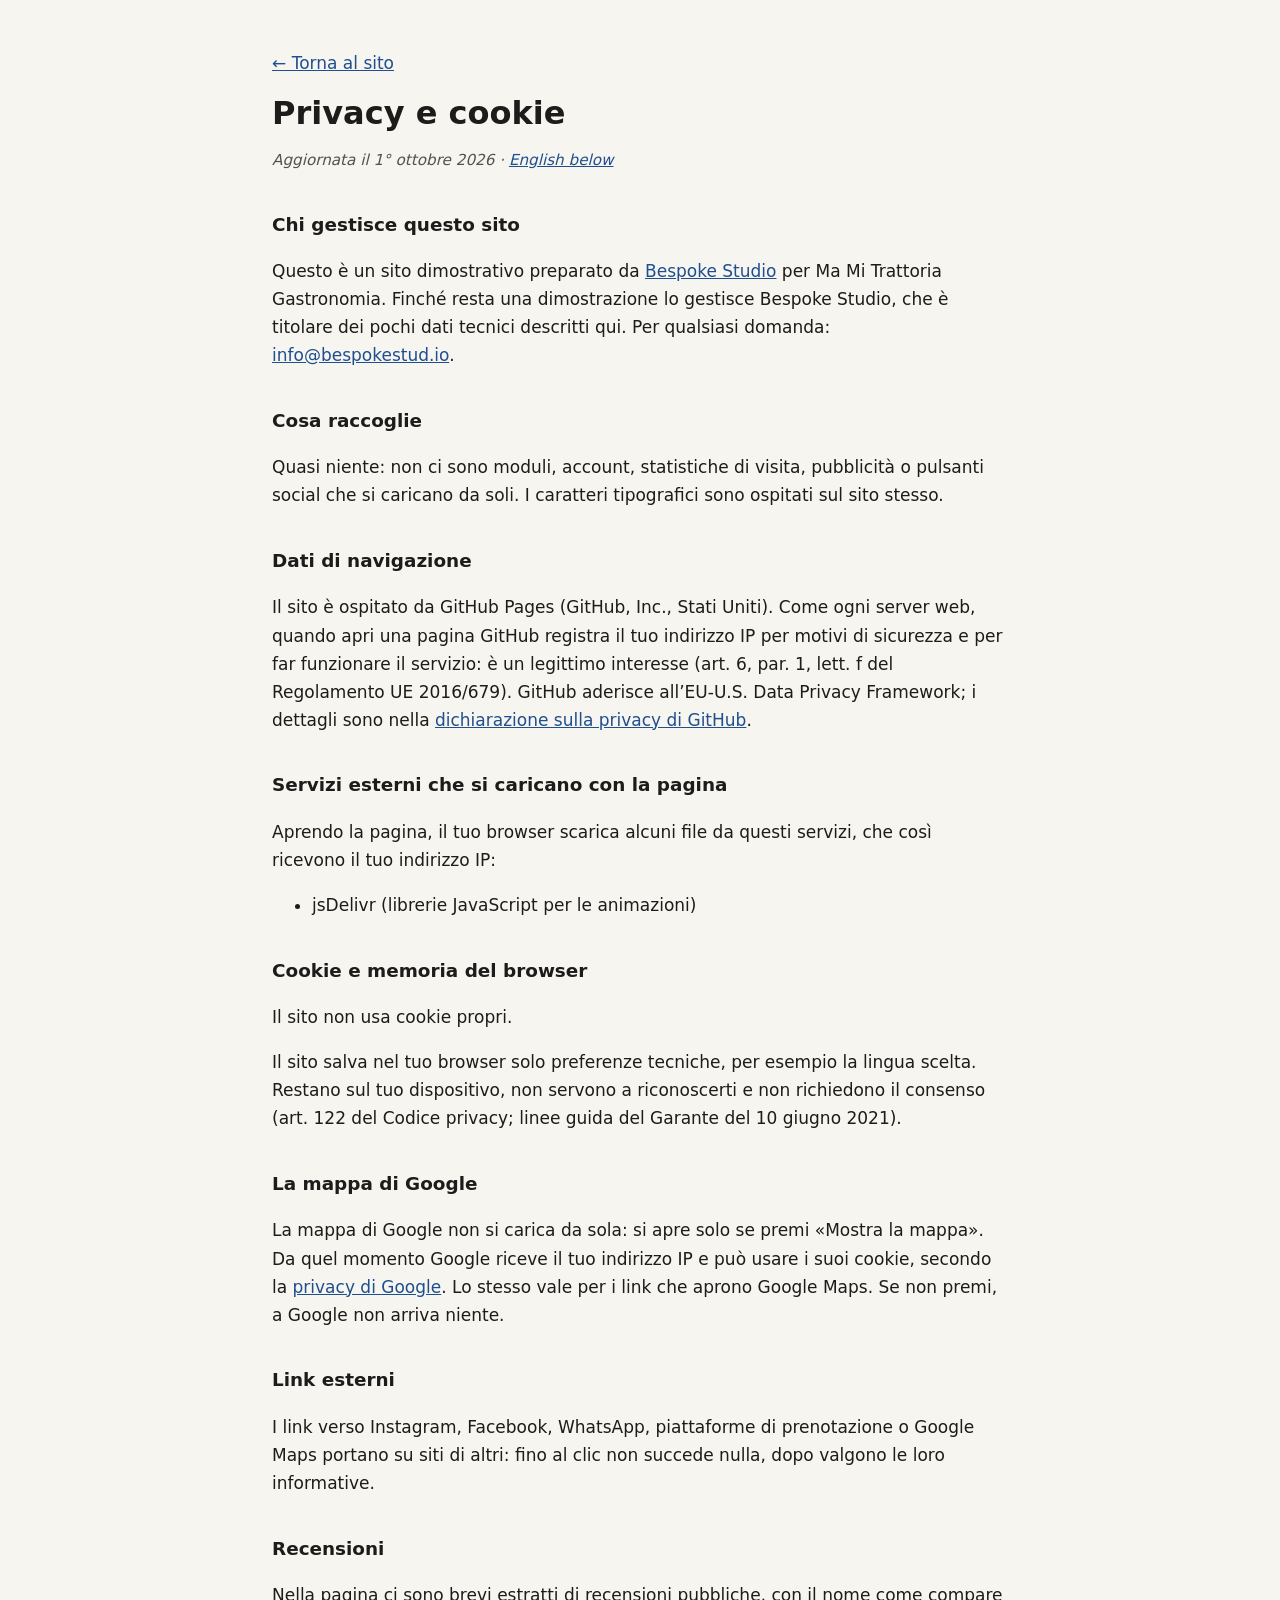
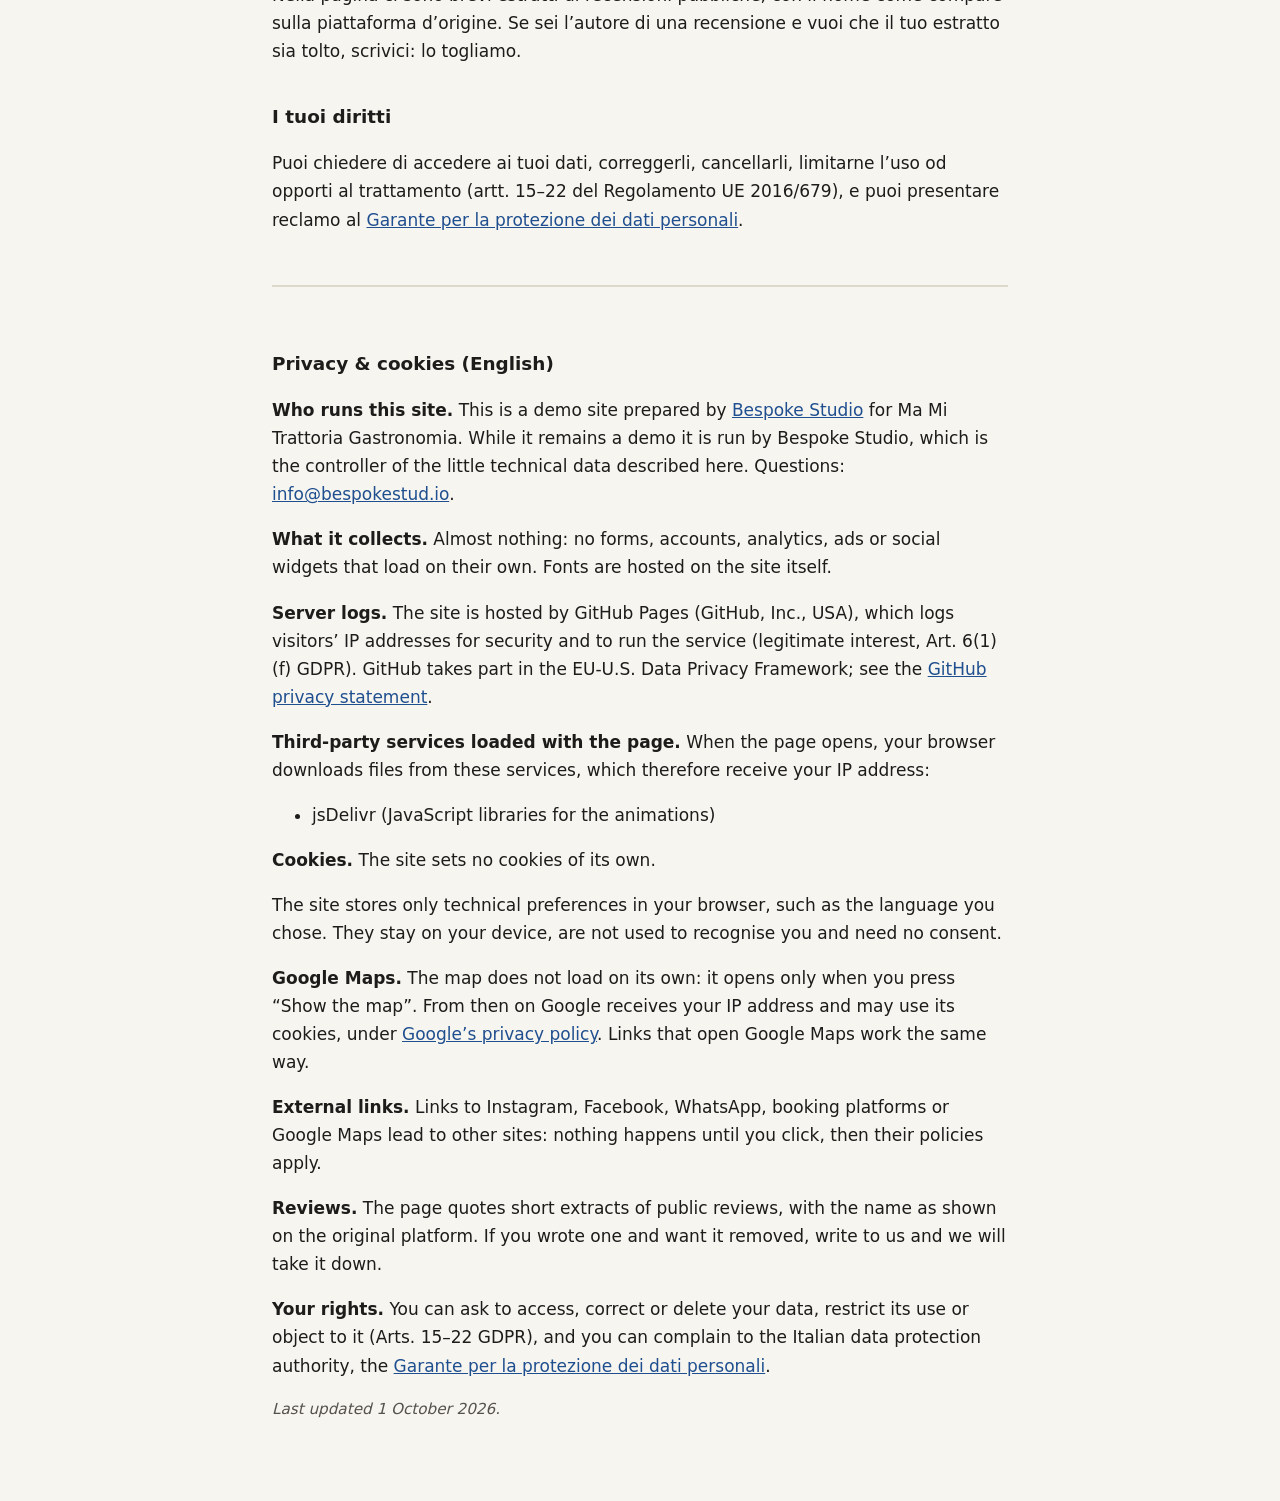
<file: privacy.html>
<!DOCTYPE html>
<html lang="it">
<head>
  <meta charset="UTF-8">
  <meta name="viewport" content="width=device-width, initial-scale=1.0">
  <meta name="robots" content="noindex">
  <title>Privacy e cookie · Ma Mi Trattoria Gastronomia</title>
  <meta name="description" content="Informativa privacy e cookie del sito Ma Mi Trattoria Gastronomia.">
  <style>
    body { margin: 0; background: #f7f5f0; color: #1d1c1a; font: 17px/1.65 system-ui, -apple-system, "Segoe UI", Roboto, sans-serif; }
    main { max-width: 46rem; margin: 0 auto; padding: 32px 20px 64px; }
    h1 { font-size: 2rem; line-height: 1.2; margin: 0.4em 0 0.2em; }
    h2 { font-size: 1.15rem; margin: 2em 0 0.4em; }
    a { color: #1f4f8f; }
    .data { color: #55524c; font-style: italic; font-size: 0.95rem; }
    .en { margin-top: 3em; padding-top: 1.5em; border-top: 2px solid #ddd8cc; }
    code { font-size: 0.9em; background: #ebe7dc; padding: 0 4px; border-radius: 3px; }
  </style>
</head>
<body>
<main>
  <p><a href="index.html">← Torna al sito</a></p>
  <h1>Privacy e cookie</h1>
  <p class="data">Aggiornata il 1° ottobre 2026 · <a href="#english" lang="en">English below</a></p>
  <h2>Chi gestisce questo sito</h2>
  <p>Questo è un sito dimostrativo preparato da <a href="https://bespokestud.io" rel="noopener">Bespoke Studio</a> per Ma Mi Trattoria Gastronomia. Finché resta una dimostrazione lo gestisce Bespoke Studio, che è titolare dei pochi dati tecnici descritti qui. Per qualsiasi domanda: <a href="mailto:info@bespokestud.io">info@bespokestud.io</a>.</p>
  <h2>Cosa raccoglie</h2>
  <p>Quasi niente: non ci sono moduli, account, statistiche di visita, pubblicità o pulsanti social che si caricano da soli. I caratteri tipografici sono ospitati sul sito stesso.</p>
  <h2>Dati di navigazione</h2>
  <p>Il sito è ospitato da GitHub Pages (GitHub, Inc., Stati Uniti). Come ogni server web, quando apri una pagina GitHub registra il tuo indirizzo IP per motivi di sicurezza e per far funzionare il servizio: è un legittimo interesse (art. 6, par. 1, lett. f del Regolamento UE 2016/679). GitHub aderisce all’EU-U.S. Data Privacy Framework; i dettagli sono nella <a href="https://docs.github.com/site-policy/privacy-policies/github-general-privacy-statement" rel="noopener">dichiarazione sulla privacy di GitHub</a>.</p>
  <h2>Servizi esterni che si caricano con la pagina</h2>
  <p>Aprendo la pagina, il tuo browser scarica alcuni file da questi servizi, che così ricevono il tuo indirizzo IP:</p>
  <ul><li>jsDelivr (librerie JavaScript per le animazioni)</li></ul>
  <h2>Cookie e memoria del browser</h2>
  <p>Il sito non usa cookie propri.</p>
  <p>Il sito salva nel tuo browser solo preferenze tecniche, per esempio la lingua scelta. Restano sul tuo dispositivo, non servono a riconoscerti e non richiedono il consenso (art. 122 del Codice privacy; linee guida del Garante del 10 giugno 2021).</p>
  <h2>La mappa di Google</h2>
  <p>La mappa di Google non si carica da sola: si apre solo se premi «Mostra la mappa». Da quel momento Google riceve il tuo indirizzo IP e può usare i suoi cookie, secondo la <a href="https://policies.google.com/privacy?hl=it" rel="noopener">privacy di Google</a>. Lo stesso vale per i link che aprono Google Maps. Se non premi, a Google non arriva niente.</p>
  <h2>Link esterni</h2>
  <p>I link verso Instagram, Facebook, WhatsApp, piattaforme di prenotazione o Google Maps portano su siti di altri: fino al clic non succede nulla, dopo valgono le loro informative.</p>
  <h2>Recensioni</h2>
  <p>Nella pagina ci sono brevi estratti di recensioni pubbliche, con il nome come compare sulla piattaforma d’origine. Se sei l’autore di una recensione e vuoi che il tuo estratto sia tolto, scrivici: lo togliamo.</p>
  <h2>I tuoi diritti</h2>
  <p>Puoi chiedere di accedere ai tuoi dati, correggerli, cancellarli, limitarne l’uso od opporti al trattamento (artt. 15–22 del Regolamento UE 2016/679), e puoi presentare reclamo al <a href="https://www.garanteprivacy.it" rel="noopener">Garante per la protezione dei dati personali</a>.</p>
  <div class="en" id="english" lang="en">
    <h2>Privacy &amp; cookies (English)</h2>
    <p><strong>Who runs this site.</strong> This is a demo site prepared by <a href="https://bespokestud.io" rel="noopener">Bespoke Studio</a> for Ma Mi Trattoria Gastronomia. While it remains a demo it is run by Bespoke Studio, which is the controller of the little technical data described here. Questions: <a href="mailto:info@bespokestud.io">info@bespokestud.io</a>.</p>
    <p><strong>What it collects.</strong> Almost nothing: no forms, accounts, analytics, ads or social widgets that load on their own. Fonts are hosted on the site itself.</p>
    <p><strong>Server logs.</strong> The site is hosted by GitHub Pages (GitHub, Inc., USA), which logs visitors’ IP addresses for security and to run the service (legitimate interest, Art. 6(1)(f) GDPR). GitHub takes part in the EU-U.S. Data Privacy Framework; see the <a href="https://docs.github.com/site-policy/privacy-policies/github-general-privacy-statement" rel="noopener">GitHub privacy statement</a>.</p>
    <p><strong>Third-party services loaded with the page.</strong> When the page opens, your browser downloads files from these services, which therefore receive your IP address:</p><ul><li>jsDelivr (JavaScript libraries for the animations)</li></ul>
    <p><strong>Cookies.</strong> The site sets no cookies of its own.</p>
    <p>The site stores only technical preferences in your browser, such as the language you chose. They stay on your device, are not used to recognise you and need no consent.</p>
    <p><strong>Google Maps.</strong> The map does not load on its own: it opens only when you press “Show the map”. From then on Google receives your IP address and may use its cookies, under <a href="https://policies.google.com/privacy?hl=en" rel="noopener">Google’s privacy policy</a>. Links that open Google Maps work the same way.</p>
    <p><strong>External links.</strong> Links to Instagram, Facebook, WhatsApp, booking platforms or Google Maps lead to other sites: nothing happens until you click, then their policies apply.</p>
    <p><strong>Reviews.</strong> The page quotes short extracts of public reviews, with the name as shown on the original platform. If you wrote one and want it removed, write to us and we will take it down.</p>
    <p><strong>Your rights.</strong> You can ask to access, correct or delete your data, restrict its use or object to it (Arts. 15–22 GDPR), and you can complain to the Italian data protection authority, the <a href="https://www.garanteprivacy.it" rel="noopener">Garante per la protezione dei dati personali</a>.</p>
    <p class="data">Last updated 1 October 2026.</p>
  </div>
</main>
</body>
</html>
</file>
